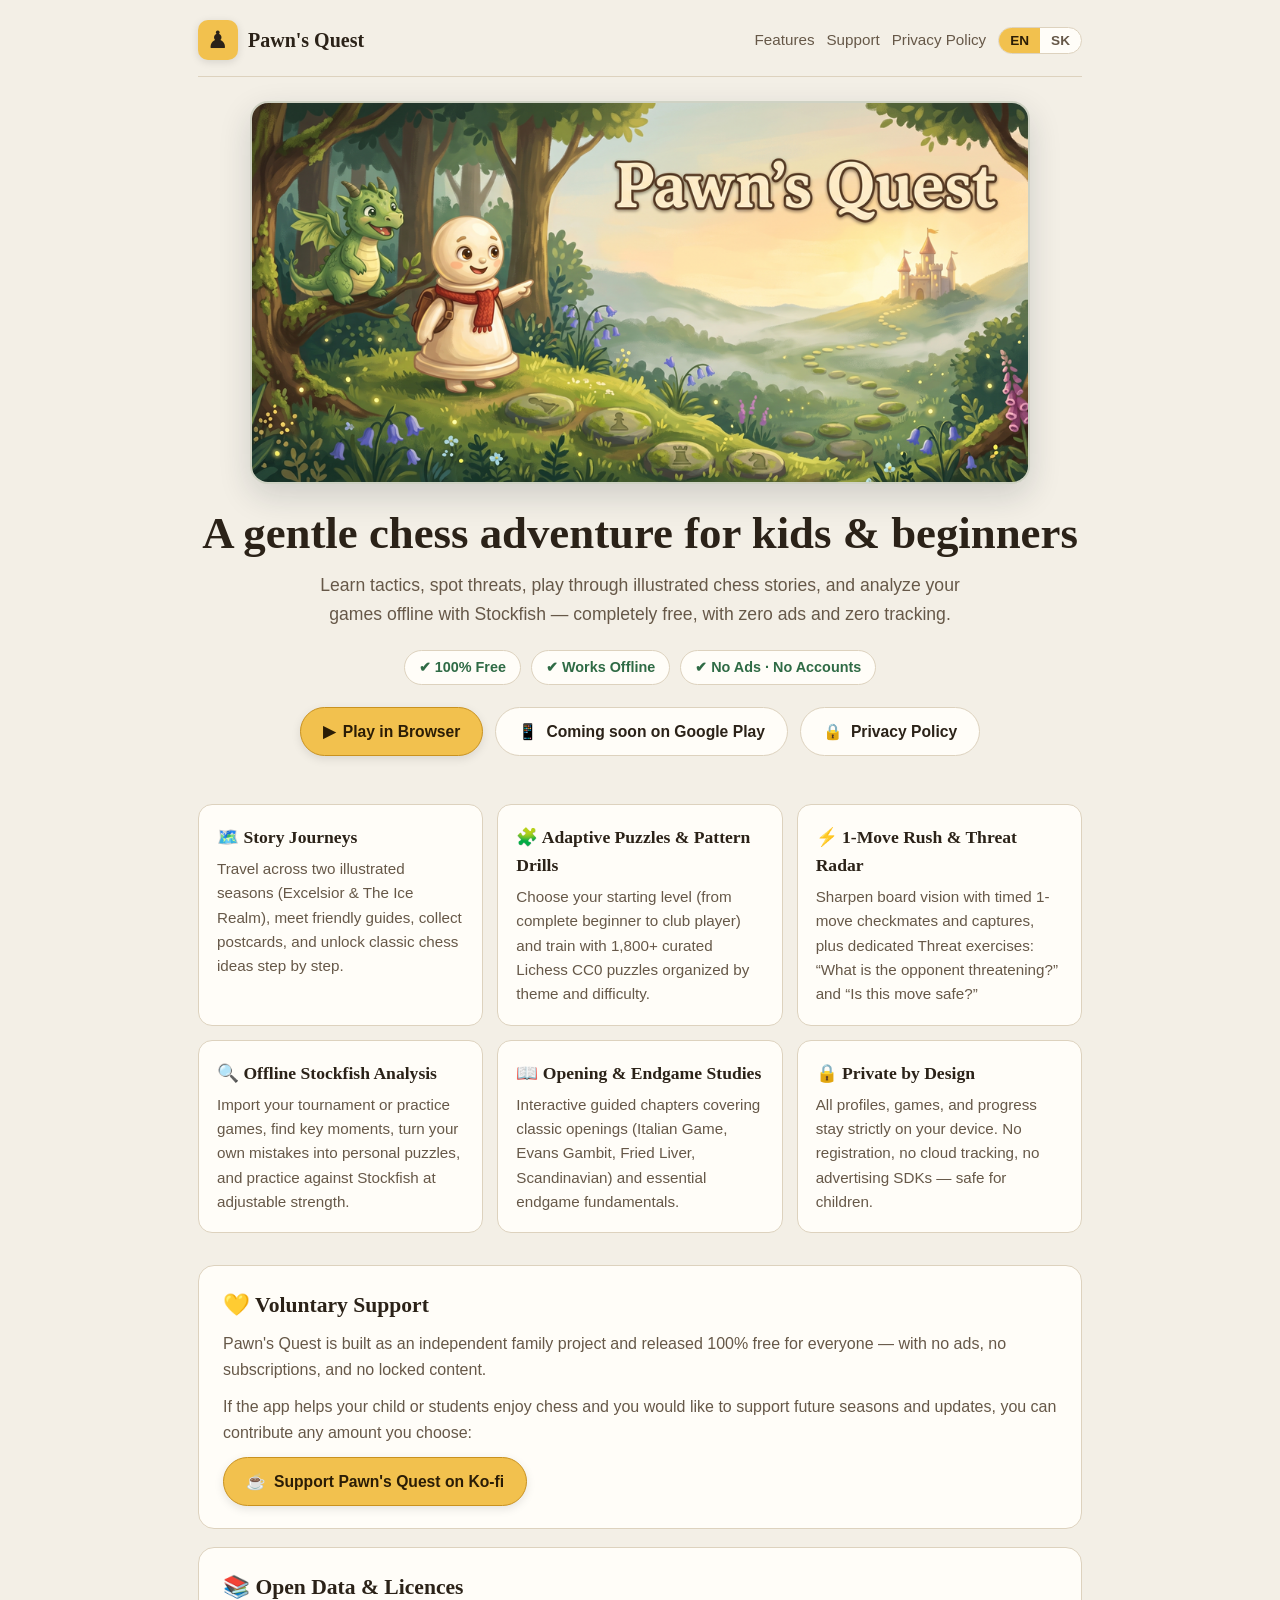
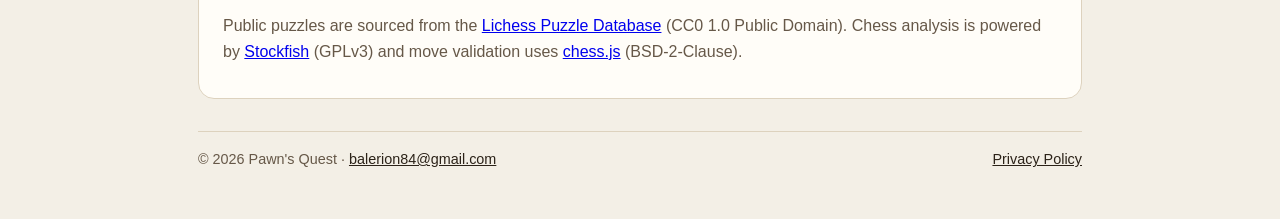
<file: index.html>
<!doctype html>
<html lang="en">
<head>
  <meta charset="utf-8">
  <meta name="viewport" content="width=device-width, initial-scale=1">
  <title>Pawn's Quest – Chess Trainer &amp; Story Adventure</title>
  <meta name="description" content="Pawn's Quest is a free, offline, ad-free chess training app and story adventure for kids and beginners.">
  <style>
    :root {
      --bg: #f3efe6;
      --panel: #fffdf8;
      --ink: #2b2218;
      --muted: #665848;
      --line: #ddd2be;
      --accent: #f2c14e;
      --accent-dark: #c99220;
      --accent-ink: #2b1d06;
      --forest: #2f6b45;
    }
    * { box-sizing: border-box; }
    body {
      margin: 0;
      font-family: -apple-system, BlinkMacSystemFont, "Segoe UI", Roboto, sans-serif;
      background: var(--bg);
      color: var(--ink);
      line-height: 1.6;
    }
    .wrap {
      max-width: 920px;
      margin: 0 auto;
      padding: 20px 18px 48px;
    }
    header {
      display: flex;
      justify-content: space-between;
      align-items: center;
      gap: 12px;
      flex-wrap: wrap;
      padding-bottom: 16px;
      border-bottom: 1px solid var(--line);
    }
    .brand {
      display: flex;
      align-items: center;
      gap: 10px;
      text-decoration: none;
      color: var(--ink);
    }
    .brand-icon {
      width: 40px;
      height: 40px;
      border-radius: 10px;
      background: var(--accent);
      display: grid;
      place-items: center;
      font-size: 24px;
      box-shadow: 0 2px 8px rgba(0,0,0,.12);
    }
    .brand strong {
      font-family: Georgia, "Palatino Linotype", serif;
      font-size: 1.25rem;
    }
    nav {
      display: flex;
      align-items: center;
      gap: 12px;
      flex-wrap: wrap;
    }
    nav a {
      color: var(--muted);
      text-decoration: none;
      font-size: .95rem;
    }
    nav a:hover { color: var(--ink); text-decoration: underline; }
    .lang {
      display: inline-flex;
      border: 1px solid var(--line);
      border-radius: 999px;
      overflow: hidden;
      background: var(--panel);
    }
    .lang button {
      border: 0;
      background: transparent;
      padding: 5px 11px;
      font-size: .85rem;
      font-weight: 600;
      color: var(--muted);
      cursor: pointer;
    }
    .lang button.on {
      background: var(--accent);
      color: var(--accent-ink);
    }
    .hero {
      padding: 24px 0 28px;
      text-align: center;
    }
    .hero-banner {
      display: block;
      width: 100%;
      max-width: 780px;
      height: auto;
      margin: 0 auto 24px;
      border-radius: 18px;
      box-shadow: 0 12px 32px rgba(27, 36, 48, 0.16);
      border: 2px solid rgba(47, 79, 40, 0.18);
    }
    .hero h1 {
      font-family: Georgia, "Palatino Linotype", serif;
      font-size: clamp(2rem, 5vw, 2.8rem);
      margin: 0 0 12px;
      line-height: 1.15;
    }
    .hero p {
      max-width: 640px;
      margin: 0 auto 22px;
      font-size: 1.1rem;
      color: var(--muted);
    }
    .badges {
      display: flex;
      gap: 10px;
      justify-content: center;
      flex-wrap: wrap;
      margin-bottom: 22px;
    }
    .pill {
      background: var(--panel);
      border: 1px solid var(--line);
      border-radius: 999px;
      padding: 5px 14px;
      font-size: .9rem;
      color: var(--forest);
      font-weight: 600;
    }
    .cta {
      display: flex;
      gap: 12px;
      justify-content: center;
      flex-wrap: wrap;
    }
    .btn {
      display: inline-flex;
      align-items: center;
      gap: 8px;
      padding: 11px 22px;
      border-radius: 999px;
      border: 1px solid var(--line);
      background: var(--panel);
      color: var(--ink);
      text-decoration: none;
      font-weight: 600;
      font-size: .98rem;
    }
    .btn.primary {
      background: var(--accent);
      border-color: var(--accent-dark);
      color: var(--accent-ink);
      box-shadow: 0 3px 10px rgba(0,0,0,.1);
    }
    .btn:hover { filter: brightness(0.97); }
    .grid {
      display: grid;
      grid-template-columns: repeat(auto-fit, minmax(250px, 1fr));
      gap: 14px;
      margin: 20px 0 32px;
    }
    .card {
      background: var(--panel);
      border: 1px solid var(--line);
      border-radius: 14px;
      padding: 18px;
    }
    .card h3 {
      margin: 0 0 6px;
      font-family: Georgia, "Palatino Linotype", serif;
      font-size: 1.1rem;
    }
    .card p {
      margin: 0;
      color: var(--muted);
      font-size: .95rem;
    }
    .section {
      background: var(--panel);
      border: 1px solid var(--line);
      border-radius: 16px;
      padding: 22px 24px;
      margin-bottom: 18px;
    }
    .section h2 {
      font-family: Georgia, "Palatino Linotype", serif;
      margin: 0 0 8px;
      font-size: 1.35rem;
    }
    .section p {
      margin: 0 0 12px;
      color: var(--muted);
    }
    .section p:last-child { margin-bottom: 0; }
    .support-note {
      font-size: .9rem;
      color: var(--muted);
      margin-top: 10px;
    }
    footer {
      margin-top: 32px;
      padding-top: 16px;
      border-top: 1px solid var(--line);
      display: flex;
      justify-content: space-between;
      align-items: center;
      flex-wrap: wrap;
      gap: 10px;
      font-size: .9rem;
      color: var(--muted);
    }
    footer a { color: var(--ink); }
    [data-lang="sk"] { display: none; }
    html.sk [data-lang="en"] { display: none; }
    html.sk [data-lang="sk"] { display: initial; }
    html.sk div[data-lang="sk"], html.sk p[data-lang="sk"], html.sk section[data-lang="sk"] { display: block; }
  </style>
</head>
<body>
  <div class="wrap">
    <header>
      <a class="brand" href="index.html">
        <span class="brand-icon" aria-hidden="true">♟</span>
        <strong><span data-lang="en">Pawn's Quest</span><span data-lang="sk">Šachové dobrodružstvo</span></strong>
      </a>
      <nav>
        <a href="#features"><span data-lang="en">Features</span><span data-lang="sk">Funkcie</span></a>
        <a href="#support"><span data-lang="en">Support</span><span data-lang="sk">Podpora</span></a>
        <a href="privacy.html"><span data-lang="en">Privacy Policy</span><span data-lang="sk">Ochrana súkromia</span></a>
        <span class="lang" role="group" aria-label="Language">
          <button type="button" id="btn-en" class="on">EN</button>
          <button type="button" id="btn-sk">SK</button>
        </span>
      </nav>
    </header>

    <section class="hero">
      <img class="hero-banner" src="banner.png" alt="Pawn's Quest – Chess Adventure" width="1024" height="500">
      <h1>
        <span data-lang="en">A gentle chess adventure for kids &amp; beginners</span>
        <span data-lang="sk">Priateľské šachové dobrodružstvo pre deti a začiatočníkov</span>
      </h1>
      <p data-lang="en">
        Learn tactics, spot threats, play through illustrated chess stories, and analyze your games offline with Stockfish — completely free, with zero ads and zero tracking.
      </p>
      <p data-lang="sk">
        Nauč sa taktiku, rozpoznaj hrozby súpera, prejdi ilustrované šachové príbehy a rozoberaj vlastné partie offline so Stockfishom – úplne zadarmo, bez reklám a bez sledovania.
      </p>
      <div class="badges">
        <span class="pill">✔ <span data-lang="en">100% Free</span><span data-lang="sk">100 % zadarmo</span></span>
        <span class="pill">✔ <span data-lang="en">Works Offline</span><span data-lang="sk">Funguje offline</span></span>
        <span class="pill">✔ <span data-lang="en">No Ads · No Accounts</span><span data-lang="sk">Bez reklám a účtov</span></span>
      </div>
      <div class="cta">
        <a class="btn primary" href="play/" id="web-play-btn">
          ▶ <span data-lang="en">Play in Browser</span><span data-lang="sk">Hrať v prehliadači</span>
        </a>
        <!-- Doplň odkaz na Google Play, keď bude aplikácia publikovaná -->
        <a class="btn" href="#support" id="play-btn">
          📱 <span data-lang="en">Coming soon on Google Play</span><span data-lang="sk">Čoskoro na Google Play</span>
        </a>
        <a class="btn" href="privacy.html">
          🔒 <span data-lang="en">Privacy Policy</span><span data-lang="sk">Zásady ochrany súkromia</span>
        </a>
      </div>
    </section>

    <section id="features" class="grid">
      <div class="card">
        <h3>🗺️ <span data-lang="en">Story Journeys</span><span data-lang="sk">Putovanie v príbehu</span></h3>
        <p data-lang="en">Travel across two illustrated seasons (Excelsior &amp; The Ice Realm), meet friendly guides, collect postcards, and unlock classic chess ideas step by step.</p>
        <p data-lang="sk">Prejdi dve ilustrované sezóny (Excelsior a Ľadová ríša), spoznaj sprievodcov, zbieraj pohľadnice a krok za krokom objavuj klasické šachové myšlienky.</p>
      </div>
      <div class="card">
        <h3>🧩 <span data-lang="en">Adaptive Puzzles &amp; Pattern Drills</span><span data-lang="sk">Adaptívne puzzle a Ďateľ</span></h3>
        <p data-lang="en">Choose your starting level (from complete beginner to club player) and train with 1,800+ curated Lichess CC0 puzzles organized by theme and difficulty.</p>
        <p data-lang="sk">Zvoľ si úroveň hráča pri tvorbe profilu (od úplného začiatočníka po klubového hráča) a trénuj s vyše 1 800 úlohami z Lichess CC0 roztriedenými podľa témy a sily.</p>
      </div>
      <div class="card">
        <h3>⚡ <span data-lang="en">1-Move Rush &amp; Threat Radar</span><span data-lang="sk">Rýchlovky a Hrozby</span></h3>
        <p data-lang="en">Sharpen board vision with timed 1-move checkmates and captures, plus dedicated Threat exercises: “What is the opponent threatening?” and “Is this move safe?”</p>
        <p data-lang="sk">Zlepšuj prehľad na šachovnici jednoťahovými rýchlovkami a cvičením Hrozby: „Čo chce súper?“ a „Je tento ťah bezpečný?“.</p>
      </div>
      <div class="card">
        <h3>🔍 <span data-lang="en">Offline Stockfish Analysis</span><span data-lang="sk">Offline rozbor so Stockfishom</span></h3>
        <p data-lang="en">Import your tournament or practice games, find key moments, turn your own mistakes into personal puzzles, and practice against Stockfish at adjustable strength.</p>
        <p data-lang="sk">Vlož vlastné turnajové alebo tréningové partie, nájdi kľúčové momenty, premeň vlastné chyby na osobné puzzle a hraj proti Stockfishu s nastaviteľnou silou.</p>
      </div>
      <div class="card">
        <h3>📖 <span data-lang="en">Opening &amp; Endgame Studies</span><span data-lang="sk">Štúdie otvorení a koncoviek</span></h3>
        <p data-lang="en">Interactive guided chapters covering classic openings (Italian Game, Evans Gambit, Fried Liver, Scandinavian) and essential endgame fundamentals.</p>
        <p data-lang="sk">Interaktívne kapitoly základných otvorení (Talianska hra, Evansov gambit, Fried Liver, Škandinávska) a základných koncoviek.</p>
      </div>
      <div class="card">
        <h3>🔒 <span data-lang="en">Private by Design</span><span data-lang="sk">Súkromie na prvom mieste</span></h3>
        <p data-lang="en">All profiles, games, and progress stay strictly on your device. No registration, no cloud tracking, no advertising SDKs — safe for children.</p>
        <p data-lang="sk">Všetky profily, partie a pokrok ostávajú výlučne v tvojom zariadení. Žiadna registrácia, žiadne sledovanie ani reklamy – bezpečné pre deti.</p>
      </div>
    </section>

    <section id="support" class="section">
      <h2>💛 <span data-lang="en">Voluntary Support</span><span data-lang="sk">Dobrovoľná podpora</span></h2>
      <p data-lang="en">
        Pawn's Quest is built as an independent family project and released 100% free for everyone — with no ads, no subscriptions, and no locked content.
      </p>
      <p data-lang="sk">
        Šachové dobrodružstvo (Pawn's Quest) vzniklo ako nezávislý rodinný projekt a je dostupné pre všetkých 100 % zadarmo – bez reklám, bez predplatného a bez zamknutého obsahu.
      </p>
      <p data-lang="en">
        If the app helps your child or students enjoy chess and you would like to support future seasons and updates, you can contribute any amount you choose:
      </p>
      <p data-lang="sk">
        Ak aplikácia robí radosť tvojmu dieťaťu alebo žiakom a chceš dobrovoľne podporiť ďalší vývoj a nové sezóny, môžeš prispieť ľubovoľnou sumou:
      </p>
      <p>
        <a class="btn primary" href="https://ko-fi.com/martinkrajcovic" target="_blank" rel="noopener noreferrer">
          ☕ <span data-lang="en">Support Pawn's Quest on Ko-fi</span><span data-lang="sk">Podporiť Šachové dobrodružstvo cez Ko-fi</span>
        </a>
      </p>
    </section>

    <section class="section">
      <h2>📚 <span data-lang="en">Open Data &amp; Licences</span><span data-lang="sk">Otvorené dáta a licencie</span></h2>
      <p data-lang="en">
        Public puzzles are sourced from the <a href="https://database.lichess.org/#puzzles" target="_blank" rel="noopener noreferrer">Lichess Puzzle Database</a> (CC0 1.0 Public Domain).
        Chess analysis is powered by <a href="https://stockfishchess.org/" target="_blank" rel="noopener noreferrer">Stockfish</a> (GPLv3) and move validation uses <a href="https://github.com/jhlywa/chess.js" target="_blank" rel="noopener noreferrer">chess.js</a> (BSD-2-Clause).
      </p>
      <p data-lang="sk">
        Úlohy vo verejnej verzii pochádzajú z otvorenej databázy <a href="https://database.lichess.org/#puzzles" target="_blank" rel="noopener noreferrer">Lichess Puzzle Database</a> (CC0 1.0 Public Domain).
        Rozbor partií využíva engine <a href="https://stockfishchess.org/" target="_blank" rel="noopener noreferrer">Stockfish</a> (GPLv3) a šachovú logiku <a href="https://github.com/jhlywa/chess.js" target="_blank" rel="noopener noreferrer">chess.js</a> (BSD-2-Clause).
      </p>
    </section>

    <footer>
      <span>© 2026 Pawn's Quest · <a href="mailto:balerion84@gmail.com">balerion84@gmail.com</a></span>
      <span><a href="privacy.html"><span data-lang="en">Privacy Policy</span><span data-lang="sk">Zásady ochrany súkromia</span></a></span>
    </footer>
  </div>

  <script>
    (function () {
      const root = document.documentElement;
      const bEn = document.getElementById("btn-en");
      const bSk = document.getElementById("btn-sk");
      function setLang(l) {
        const isSk = l === "sk";
        root.classList.toggle("sk", isSk);
        root.lang = isSk ? "sk" : "en";
        bEn.classList.toggle("on", !isSk);
        bSk.classList.toggle("on", isSk);
        try { localStorage.setItem("cj.site.lang", l); } catch (e) {}
      }
      bEn.onclick = () => setLang("en");
      bSk.onclick = () => setLang("sk");
      const q = new URLSearchParams(location.search).get("lang");
      let saved = null;
      try { saved = localStorage.getItem("cj.site.lang"); } catch (e) {}
      if (q === "sk" || (!q && saved === "sk")) setLang("sk");
    })();
  </script>
</body>
</html>
</file>
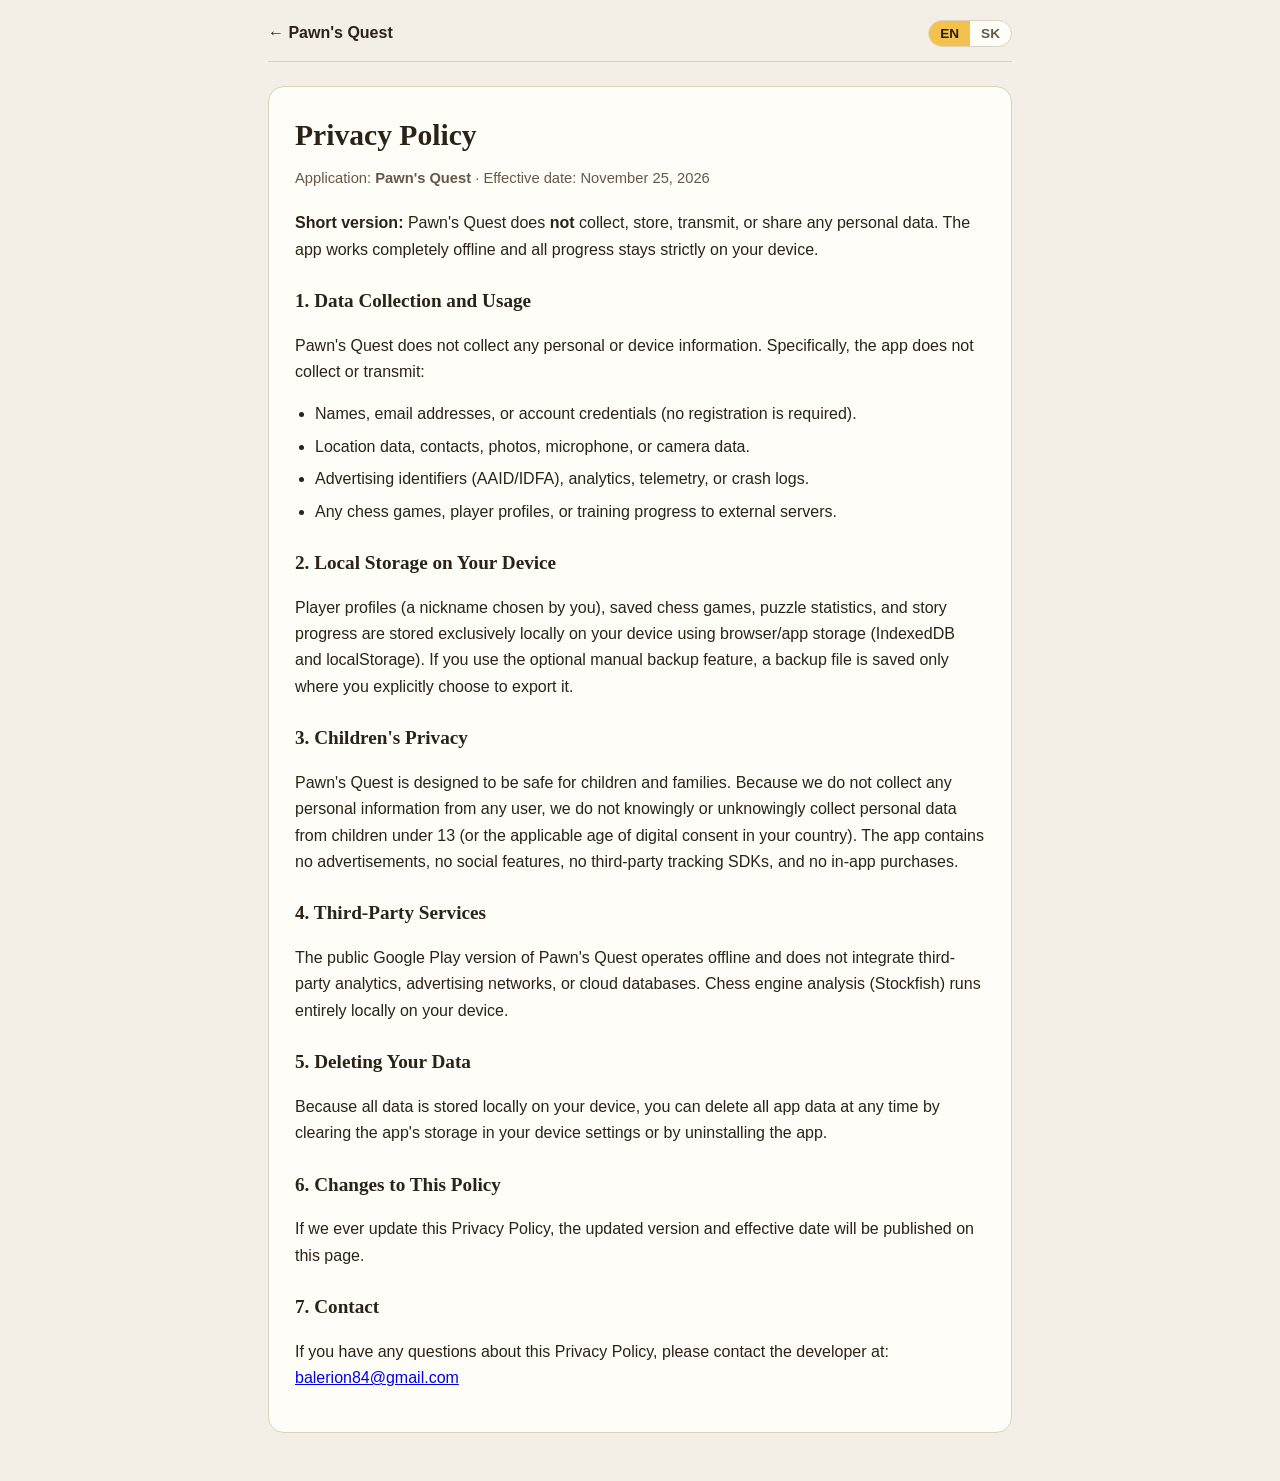
<file: privacy.html>
<!doctype html>
<html lang="en">
<head>
  <meta charset="utf-8">
  <meta name="viewport" content="width=device-width, initial-scale=1">
  <title>Privacy Policy – Pawn's Quest</title>
  <meta name="description" content="Privacy Policy for the Pawn's Quest mobile application.">
  <style>
    :root {
      --bg: #f3efe6;
      --panel: #fffdf8;
      --ink: #2b2218;
      --muted: #665848;
      --line: #ddd2be;
      --accent: #f2c14e;
      --accent-ink: #2b1d06;
    }
    * { box-sizing: border-box; }
    body {
      margin: 0;
      font-family: -apple-system, BlinkMacSystemFont, "Segoe UI", Roboto, sans-serif;
      background: var(--bg);
      color: var(--ink);
      line-height: 1.65;
    }
    .wrap {
      max-width: 780px;
      margin: 0 auto;
      padding: 20px 18px 48px;
    }
    header {
      display: flex;
      justify-content: space-between;
      align-items: center;
      gap: 12px;
      flex-wrap: wrap;
      padding-bottom: 14px;
      border-bottom: 1px solid var(--line);
      margin-bottom: 24px;
    }
    header a {
      color: var(--ink);
      text-decoration: none;
      font-weight: 600;
    }
    .lang {
      display: inline-flex;
      border: 1px solid var(--line);
      border-radius: 999px;
      overflow: hidden;
      background: var(--panel);
    }
    .lang button {
      border: 0;
      background: transparent;
      padding: 5px 11px;
      font-size: .85rem;
      font-weight: 600;
      color: var(--muted);
      cursor: pointer;
    }
    .lang button.on {
      background: var(--accent);
      color: var(--accent-ink);
    }
    article {
      background: var(--panel);
      border: 1px solid var(--line);
      border-radius: 16px;
      padding: 24px 26px;
    }
    h1 {
      font-family: Georgia, "Palatino Linotype", serif;
      margin: 0 0 6px;
      font-size: 1.85rem;
    }
    .meta {
      color: var(--muted);
      font-size: .92rem;
      margin-bottom: 20px;
    }
    h2 {
      font-family: Georgia, "Palatino Linotype", serif;
      font-size: 1.2rem;
      margin: 22px 0 8px;
    }
    ul { padding-left: 20px; }
    li { margin-bottom: 6px; }
    [data-lang="sk"] { display: none; }
    html.sk [data-lang="en"] { display: none; }
    html.sk [data-lang="sk"] { display: block; }
    html.sk span[data-lang="sk"] { display: inline; }
  </style>
</head>
<body>
  <div class="wrap">
    <header>
      <a href="index.html">← Pawn's Quest</a>
      <span class="lang" role="group" aria-label="Language">
        <button type="button" id="btn-en" class="on">EN</button>
        <button type="button" id="btn-sk">SK</button>
      </span>
    </header>

    <article data-lang="en">
      <h1>Privacy Policy</h1>
      <div class="meta">Application: <strong>Pawn's Quest</strong> · Effective date: November 25, 2026</div>

      <p>
        <strong>Short version:</strong> Pawn's Quest does <strong>not</strong> collect, store, transmit, or share any personal data. The app works completely offline and all progress stays strictly on your device.
      </p>

      <h2>1. Data Collection and Usage</h2>
      <p>Pawn's Quest does not collect any personal or device information. Specifically, the app does not collect or transmit:</p>
      <ul>
        <li>Names, email addresses, or account credentials (no registration is required).</li>
        <li>Location data, contacts, photos, microphone, or camera data.</li>
        <li>Advertising identifiers (AAID/IDFA), analytics, telemetry, or crash logs.</li>
        <li>Any chess games, player profiles, or training progress to external servers.</li>
      </ul>

      <h2>2. Local Storage on Your Device</h2>
      <p>
        Player profiles (a nickname chosen by you), saved chess games, puzzle statistics, and story progress are stored exclusively locally on your device using browser/app storage (IndexedDB and localStorage).
        If you use the optional manual backup feature, a backup file is saved only where you explicitly choose to export it.
      </p>

      <h2>3. Children's Privacy</h2>
      <p>
        Pawn's Quest is designed to be safe for children and families. Because we do not collect any personal information from any user, we do not knowingly or unknowingly collect personal data from children under 13 (or the applicable age of digital consent in your country). The app contains no advertisements, no social features, no third-party tracking SDKs, and no in-app purchases.
      </p>

      <h2>4. Third-Party Services</h2>
      <p>
        The public Google Play version of Pawn's Quest operates offline and does not integrate third-party analytics, advertising networks, or cloud databases. Chess engine analysis (Stockfish) runs entirely locally on your device.
      </p>

      <h2>5. Deleting Your Data</h2>
      <p>
        Because all data is stored locally on your device, you can delete all app data at any time by clearing the app's storage in your device settings or by uninstalling the app.
      </p>

      <h2>6. Changes to This Policy</h2>
      <p>
        If we ever update this Privacy Policy, the updated version and effective date will be published on this page.
      </p>

      <h2>7. Contact</h2>
      <p>
        If you have any questions about this Privacy Policy, please contact the developer at:
        <a href="mailto:balerion84@gmail.com">balerion84@gmail.com</a>
      </p>
    </article>

    <article data-lang="sk">
      <h1>Zásady ochrany súkromia</h1>
      <div class="meta">Aplikácia: <strong>Šachové dobrodružstvo (Pawn's Quest)</strong> · Dátum účinnosti: 25. november 2026</div>

      <p>
        <strong>Stručne:</strong> Aplikácia Pawn's Quest <strong>nezhromažďuje, neukladá na server, neodosiela ani nezdieľa žiadne osobné údaje</strong>. Funguje úplne offline a všetky dáta ostávajú výlučne vo vašom zariadení.
      </p>

      <h2>1. Zber a používanie údajov</h2>
      <p>Aplikácia Pawn's Quest nezhromažďuje žiadne osobné ani technické údaje. Najmä nezbiera ani neodosiela:</p>
      <ul>
        <li>Mená, e-mailové adresy ani prihlasovacie údaje (aplikácia nevyžaduje žiadny účet).</li>
        <li>Polohu, kontakty, fotografie, mikrofón ani kameru.</li>
        <li>Reklamné identifikátory (AAID/IDFA), analytiku, telemetriu ani automatické hlásenia pádov.</li>
        <li>Žiadne šachové partie, profily hráčov ani tréningový pokrok na externé servery.</li>
      </ul>

      <h2>2. Lokálne ukladanie v zariadení</h2>
      <p>
        Profily hráčov (prezývka zvolená v zariadení), uložené partie, štatistiky puzzle a postup v príbehu sa ukladajú výlučne lokálne vo vašom zariadení (IndexedDB a localStorage).
        Ak použijete voliteľnú funkciu ručnej zálohy, záložný súbor sa uloží len tam, kam ho sami exportujete.
      </p>

      <h2>3. Ochrana súkromia detí</h2>
      <p>
        Aplikácia Pawn's Quest je navrhnutá tak, aby bola bezpečná pre deti a rodiny. Keďže nezhromažďujeme žiadne osobné údaje od žiadneho používateľa, nezhromažďujeme ani údaje od detí. Aplikácia neobsahuje žiadne reklamy, sociálne funkcie, sledovacie SDK tretích strán ani nákupy v aplikácii.
      </p>

      <h2>4. Služby tretích strán</h2>
      <p>
        Verejná verzia Pawn's Quest pre Google Play funguje offline a neobsahuje žiadnu analytiku, reklamné siete ani cloudové databázy. Rozbor partií (Stockfish) beží úplne lokálne v zariadení.
      </p>

      <h2>5. Vymazanie údajov</h2>
      <p>
        Keďže sú všetky dáta uložené len vo vašom zariadení, môžete ich kedykoľvek úplne vymazať vyčistením úložiska aplikácie v nastaveniach zariadenia alebo odinštalovaním aplikácie.
      </p>

      <h2>6. Zmeny týchto zásad</h2>
      <p>
        V prípade aktualizácie týchto Zásad ochrany súkromia zverejníme novú verziu s aktuálnym dátumom účinnosti na tejto stránke.
      </p>

      <h2>7. Kontakt</h2>
      <p>
        Ak máte otázky k ochrane súkromia, kontaktujte vývojára na adrese:
        <a href="mailto:balerion84@gmail.com">balerion84@gmail.com</a>
      </p>
    </article>
  </div>

  <script>
    (function () {
      const root = document.documentElement;
      const bEn = document.getElementById("btn-en");
      const bSk = document.getElementById("btn-sk");
      function setLang(l) {
        const isSk = l === "sk";
        root.classList.toggle("sk", isSk);
        root.lang = isSk ? "sk" : "en";
        bEn.classList.toggle("on", !isSk);
        bSk.classList.toggle("on", isSk);
        try { localStorage.setItem("cj.site.lang", l); } catch (e) {}
      }
      bEn.onclick = () => setLang("en");
      bSk.onclick = () => setLang("sk");
      const q = new URLSearchParams(location.search).get("lang");
      let saved = null;
      try { saved = localStorage.getItem("cj.site.lang"); } catch (e) {}
      if (q === "sk" || (!q && saved === "sk")) setLang("sk");
    })();
  </script>
</body>
</html>
</file>
